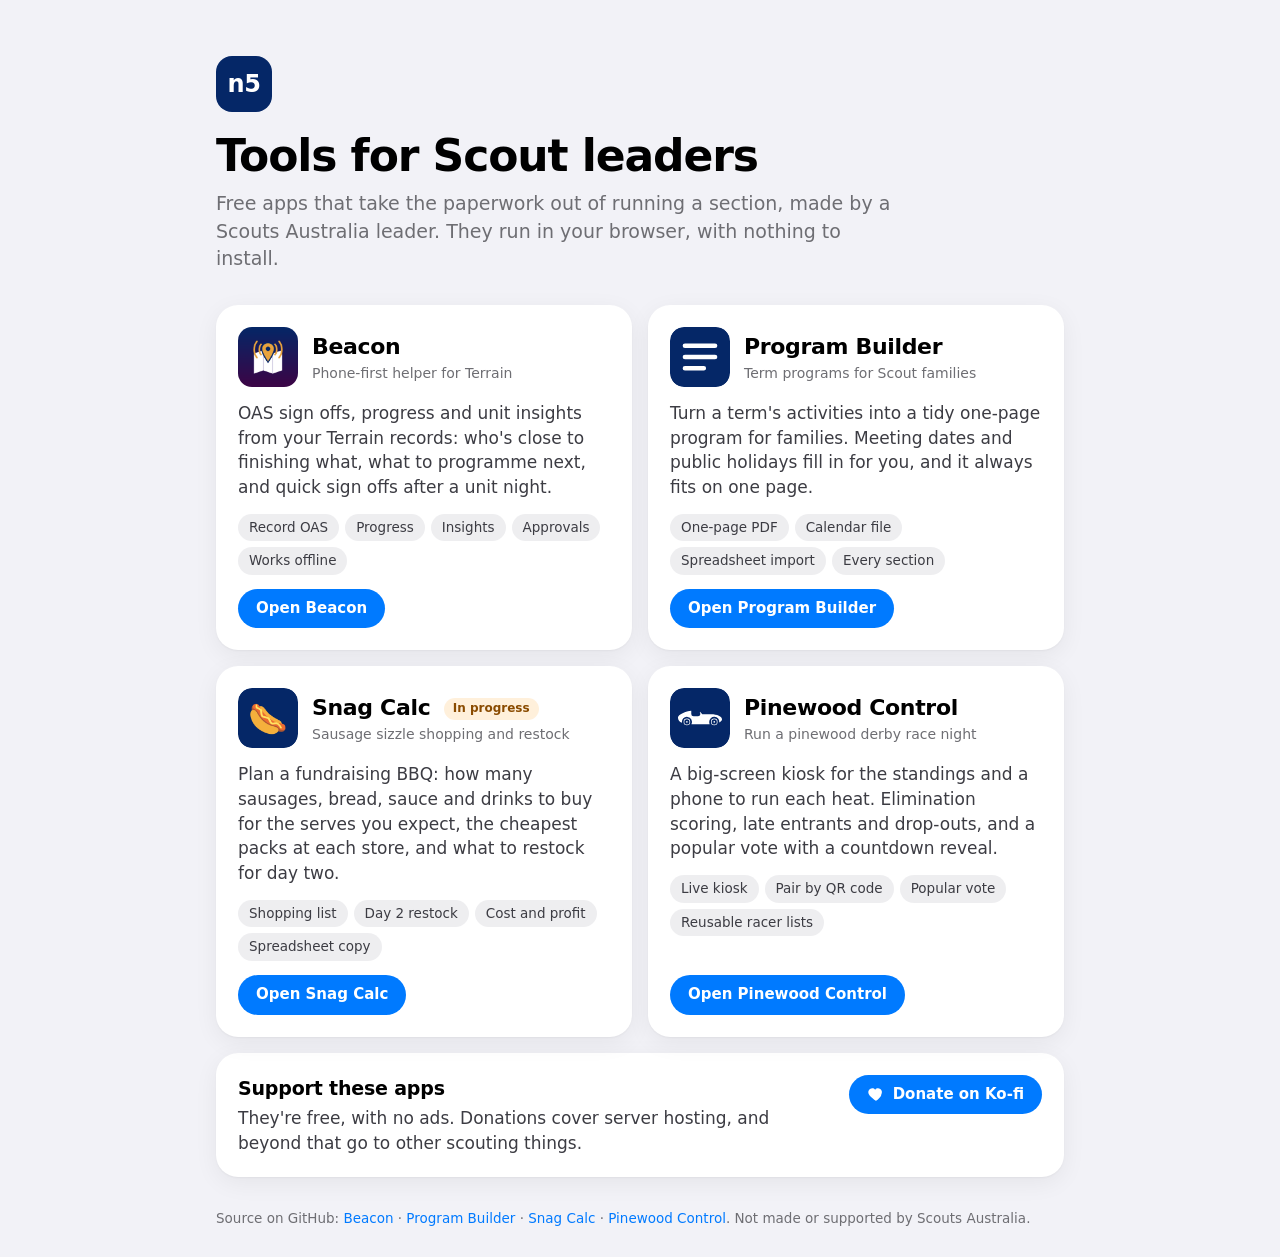
<file: index.html>
<!doctype html>
<html lang="en-AU">
<head>
  <meta charset="utf-8">
  <meta name="viewport" content="width=device-width, initial-scale=1, viewport-fit=cover">
  <title>no5tyle</title>
  <meta name="description" content="Free tools for Scouts Australia leaders: Beacon, the Program Builder, Snag Calc and Pinewood Control.">
  <meta name="theme-color" content="#f2f2f7" media="(prefers-color-scheme: light)">
  <meta name="theme-color" content="#000000" media="(prefers-color-scheme: dark)">
  <link rel="icon" href="data:image/svg+xml,%3Csvg xmlns='http://www.w3.org/2000/svg' viewBox='0 0 32 32'%3E%3Crect width='32' height='32' rx='8' fill='%23052767'/%3E%3Ctext x='16' y='22' font-family='system-ui,sans-serif' font-size='16' font-weight='700' fill='white' text-anchor='middle'%3En5%3C/text%3E%3C/svg%3E">
  <link rel="stylesheet" href="/shared/no5tyle.css">
  <style>
    /* Colours, rounding and type come from shared/no5tyle.css, like every app */
    :root { --card-shadow: 0 1px 2px rgba(0, 0, 0, .04), 0 6px 24px rgba(0, 0, 0, .06); }
    @media (prefers-color-scheme: dark) { :root { --card-shadow: none; } }
    * { box-sizing: border-box; }
    html { -webkit-text-size-adjust: 100%; }
    body {
      margin: 0; min-height: 100vh; min-height: 100dvh;
      display: flex; flex-direction: column;
      background: var(--bg); color: var(--text); font-family: var(--font);
      font-size: 17px; line-height: 1.45; -webkit-font-smoothing: antialiased;
    }
    main { flex: 1; width: 100%; max-width: 880px; margin: 0 auto; padding: max(56px, env(safe-area-inset-top)) 16px 32px; }
    header { margin-bottom: 32px; }
    .mark {
      width: 56px; height: 56px; display: grid; place-items: center; margin-bottom: 20px;
      border-radius: 16px; background: var(--brand); color: #fff; font-weight: 700; font-size: 24px; letter-spacing: -.02em;
    }
    h1 { margin: 0; font-size: clamp(34px, 6vw, 44px); line-height: 1.1; letter-spacing: -.025em; }
    .lede { max-width: 36em; margin: 10px 0 0; color: var(--muted); font-size: 19px; }
    .apps { display: grid; grid-template-columns: repeat(auto-fit, minmax(300px, 1fr)); gap: 16px; }
    .app {
      display: flex; flex-direction: column; gap: 14px; padding: 22px;
      background: var(--surface); border-radius: var(--radius-lg); box-shadow: var(--card-shadow);
      color: inherit; text-decoration: none;
      transition: transform .2s cubic-bezier(.22, 1, .36, 1);
    }
    .app:hover { transform: translateY(-2px); }
    .app:active { transform: scale(.985); }
    .app:focus-visible { outline: 3px solid var(--focus-ring); outline-offset: 3px; }
    .app-head { display: flex; align-items: center; gap: 14px; }
    .icon { width: 60px; height: 60px; flex: none; border-radius: 14px; }
    .app h2 { margin: 0; font-size: 22px; letter-spacing: -.015em; }
    .app-tag { margin: 0; font-size: 14px; color: var(--muted); }
    .wip {
      display: inline-block; margin-left: 6px; padding: 2px 9px; vertical-align: 3px;
      border-radius: 999px; background: var(--alert-warning-bg); color: var(--alert-warning-text);
      font-size: 12px; font-weight: 600; letter-spacing: 0;
    }
    .app p.desc { margin: 0; color: var(--text-2); }
    .app ul { margin: 0; padding: 0; list-style: none; display: flex; flex-wrap: wrap; gap: 6px; }
    .app li { padding: 4px 11px; border-radius: 999px; background: var(--fill); color: var(--text-2); font-size: 13.5px; }
    .open {
      align-self: flex-start; margin-top: auto; padding: 9px 18px;
      border-radius: 999px; background: var(--tint); color: #fff; font-weight: 600; font-size: 15px;
    }
    .support {
      display: flex; flex-wrap: wrap; align-items: center; justify-content: space-between; gap: 16px 24px;
      margin-top: 16px; padding: 22px;
      background: var(--surface); border-radius: var(--radius-lg); box-shadow: var(--card-shadow);
    }
    .support h2 { margin: 0 0 4px; font-size: 19px; letter-spacing: -.01em; }
    .support p { margin: 0; max-width: 34em; color: var(--text-2); }
    .donate { display: inline-flex; align-items: center; gap: 8px; margin: 0; text-decoration: none; }
    .donate svg { width: 18px; height: 18px; }
    .donate:focus-visible { outline: 3px solid var(--focus-ring); outline-offset: 3px; }
    footer { width: 100%; max-width: 880px; margin: 0 auto; padding: 0 16px max(28px, env(safe-area-inset-bottom)); color: var(--muted); font-size: 13.5px; }
    footer a { color: var(--tint); text-decoration: none; }
    footer a:hover { text-decoration: underline; }
  </style>
</head>
<body>
  <main>
    <header>
      <div class="mark" aria-hidden="true">n5</div>
      <h1>Tools for Scout leaders</h1>
      <p class="lede">Free apps that take the paperwork out of running a section, made by a Scouts Australia leader. They run in your browser, with nothing to install.</p>
    </header>

    <section class="apps" aria-label="Apps">
      <a class="app" href="/Beacon/">
        <div class="app-head">
          <img class="icon" src="beacon-icon.png" alt="" width="60" height="60">
          <div>
            <h2>Beacon</h2>
            <p class="app-tag">Phone-first helper for Terrain</p>
          </div>
        </div>
        <p class="desc">OAS sign offs, progress and unit insights from your Terrain records: who's close to finishing what, what to programme next, and quick sign offs after a unit night.</p>
        <ul><li>Record OAS</li><li>Progress</li><li>Insights</li><li>Approvals</li><li>Works offline</li></ul>
        <span class="open">Open Beacon</span>
      </a>

      <a class="app" href="/programmer/">
        <div class="app-head">
          <svg class="icon" viewBox="0 0 32 32" aria-hidden="true"><rect width="32" height="32" rx="7.5" fill="#052767"/><path d="M8 10h16M8 16h16M8 22h10" stroke="#fff" stroke-width="2.5" stroke-linecap="round"/></svg>
          <div>
            <h2>Program Builder</h2>
            <p class="app-tag">Term programs for Scout families</p>
          </div>
        </div>
        <p class="desc">Turn a term's activities into a tidy one-page program for families. Meeting dates and public holidays fill in for you, and it always fits on one page.</p>
        <ul><li>One-page PDF</li><li>Calendar file</li><li>Spreadsheet import</li><li>Every section</li></ul>
        <span class="open">Open Program Builder</span>
      </a>
      <a class="app" href="/snagCalc/">
        <div class="app-head">
          <svg class="icon" viewBox="0 0 32 32" aria-hidden="true"><rect width="32" height="32" rx="7.5" fill="#052767"/><text x="16" y="22.5" font-size="17" text-anchor="middle">🌭</text></svg>
          <div>
            <h2>Snag Calc <span class="wip">In progress</span></h2>
            <p class="app-tag">Sausage sizzle shopping and restock</p>
          </div>
        </div>
        <p class="desc">Plan a fundraising BBQ: how many sausages, bread, sauce and drinks to buy for the serves you expect, the cheapest packs at each store, and what to restock for day two.</p>
        <ul><li>Shopping list</li><li>Day 2 restock</li><li>Cost and profit</li><li>Spreadsheet copy</li></ul>
        <span class="open">Open Snag Calc</span>
      </a>

      <a class="app" href="https://pinewood.nostyle.app/">
        <div class="app-head">
          <svg class="icon" viewBox="0 0 512 512" aria-hidden="true"><rect width="512" height="512" rx="120" fill="#052767"/><g transform="translate(51 51) scale(.8)"><path fill="#fff" d="M408.29 262.879a35.125 35.125 0 1 0 35.125 35.125 35.17 35.17 0 0 0-35.125-35.125zm0 62.873a27.736 27.736 0 1 1 27.736-27.737 27.736 27.736 0 0 1-27.736 27.748zm8.876-27.737a8.876 8.876 0 1 1-8.876-8.875 8.876 8.876 0 0 1 8.876 8.875zm-265.538 0a35.125 35.125 0 1 0-35.126 35.126 35.17 35.17 0 0 0 35.126-35.126zm-35.126 27.737a27.736 27.736 0 1 1 27.737-27.737 27.736 27.736 0 0 1-27.737 27.748zm345.452-21.823a53.997 53.997 0 1 0-107.617-5.925 53.665 53.665 0 0 0 5.447 23.61H165.008a53.986 53.986 0 1 0-101.849-15.211C37.542 295.64 21 278.033 21 250.186c0-28.846 86.87-69.418 142.122-71.327v34.094a24.83 24.83 0 0 0 24.83 24.83h47.517a24.774 24.774 0 0 0 24.409-20.758s-1.62-21.668-6.813-25.518l3.407-2.54 24.474 28.08h94.104c63.994-.022 115.95 23.42 115.95 52.266 0 13.314-10.973 25.396-29.046 34.616zm-336.576-5.925a8.876 8.876 0 1 1-8.876-8.876 8.876 8.876 0 0 1 8.876 8.887z"/></g></svg>
          <div>
            <h2>Pinewood Control</h2>
            <p class="app-tag">Run a pinewood derby race night</p>
          </div>
        </div>
        <p class="desc">A big-screen kiosk for the standings and a phone to run each heat. Elimination scoring, late entrants and drop-outs, and a popular vote with a countdown reveal.</p>
        <ul><li>Live kiosk</li><li>Pair by QR code</li><li>Popular vote</li><li>Reusable racer lists</li></ul>
        <span class="open">Open Pinewood Control</span>
      </a>
    </section>

    <section class="support" aria-labelledby="support-title">
      <div>
        <h2 id="support-title">Support these apps</h2>
        <p>They're free, with no ads. Donations cover server hosting, and beyond that go to other scouting things.</p>
      </div>
      <a class="open donate" href="https://ko-fi.com/nostyle" target="_blank" rel="noreferrer">
        <svg viewBox="0 0 24 24" aria-hidden="true"><path fill="currentColor" d="M12 21s-7-4.35-9.33-8.46C.76 9.06 2.2 5.5 5.9 4.6c1.9-.46 3.7.2 4.96 1.6 1.26-1.4 3.06-2.06 4.96-1.6 3.7.9 5.14 4.46 3.23 7.94C19 16.65 12 21 12 21Z"/></svg>
        Donate on Ko-fi
      </a>
    </section>
  </main>
  <footer>
    Source on GitHub: <a href="https://github.com/no5tyle/Beacon">Beacon</a> · <a href="https://github.com/no5tyle/programmer">Program Builder</a> · <a href="https://github.com/no5tyle/snagCalc">Snag Calc</a> · <a href="https://github.com/no5tyle/pinewood-control">Pinewood Control</a>.
    Not made or supported by Scouts Australia.
  </footer>
</body>
</html>
</file>
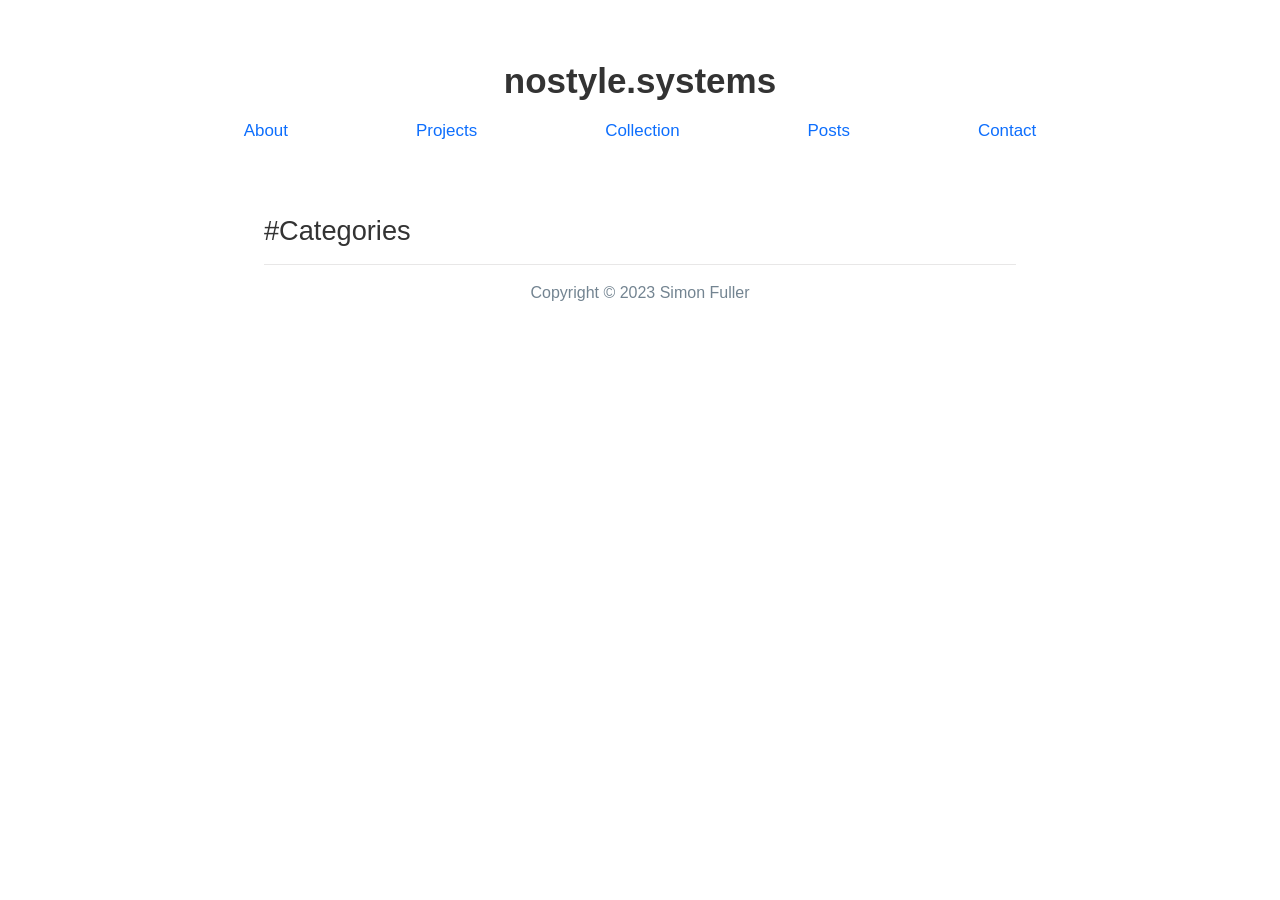
<file: categories/index.html>
<!doctype html><html lang=en-us><head><meta charset=utf-8><meta name=viewport content="width=device-width,initial-scale=1,shrink-to-fit=no"><title>Categories - nostyle.systems</title><meta name=HandheldFriendly content="True"><meta name=MobileOptimized content="320"><meta name=referrer content="no-referrer"><meta property="og:site_name" content="nostyle.systems"><meta property="og:locale" content="en_US"><meta property="og:title" content="Categories"><meta property="og:description" content><meta property="og:type" content="website"><meta property="og:url" content="https://no5tyle.github.io/categories/"><meta name=twitter:card content="summary_large_image"><meta name=twitter:title content="Categories"><meta name=twitter:description content><meta name=twitter:image content="https://no5tyle.github.io"><link rel=canonical href=https://no5tyle.github.io/categories/><link rel=stylesheet href=/css/site.min.css><link rel=stylesheet href=https://no5tyle.github.iocss/custom.css><link href=https://no5tyle.github.io/index.xml rel=alternate type=application/rss+xml title=nostyle.systems></head><body><div class="mt-xl header"><header><div class=container><div class="row justify-content-center"><div class=col-auto><a href=https://no5tyle.github.io style=display:contents><h1 class="name text-center">nostyle.systems</h1></a></div></div><div class="row justify-content-center"><div class="nav justify-content-center"><ul><li class="nav-item justify-content-center mx-auto"><a class=nav-link href=/>About</a></li><li class="nav-item justify-content-center mx-auto"><a class=nav-link href=/projects>Projects</a></li><li class="nav-item justify-content-center mx-auto"><a class=nav-link href=/collection>Collection</a></li><li class="nav-item justify-content-center mx-auto"><a class=nav-link href=/blog>Posts</a></li><li class="nav-item justify-content-center mx-auto"><a class=nav-link href=/contact>Contact</a></li></ul></div></div></div></header></div><div class=content><div class=container><div class="row justify-content-center"><div class="col-sm-12 col-lg-8"><div class="mx-0 mx-md-4"><h2>#Categories</h2><hr><ul style=list-style:disclosure-closed></ul></div></div></div></div><div class=container><span class="row justify-content-center meta" id=footer>Copyright © 2023 Simon Fuller</span>
<script defer src=https://no5tyle.github.iojs/custom.js></script></div></div></body></html>
</file>
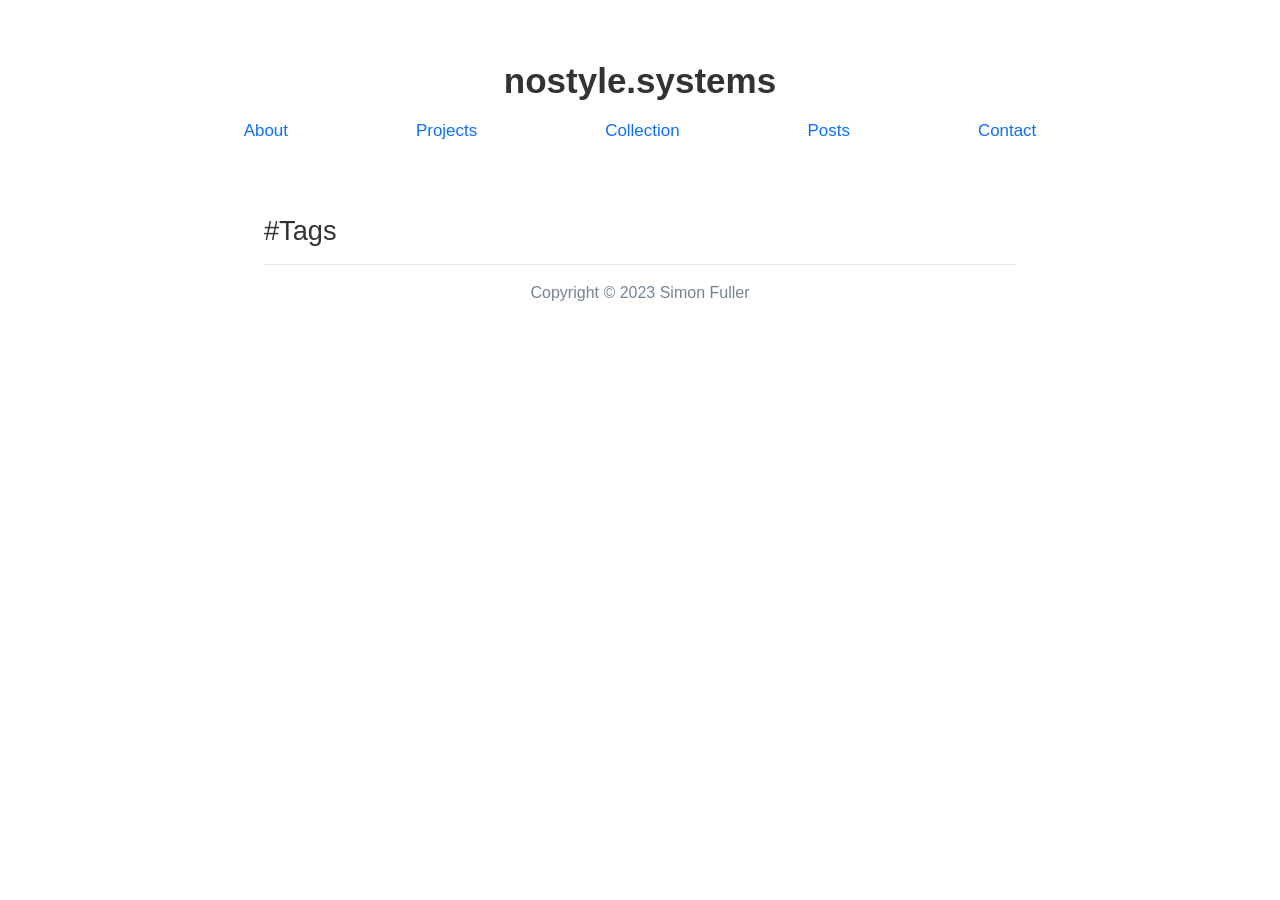
<file: tags/index.html>
<!doctype html><html lang=en-us><head><meta charset=utf-8><meta name=viewport content="width=device-width,initial-scale=1,shrink-to-fit=no"><title>Tags - nostyle.systems</title><meta name=HandheldFriendly content="True"><meta name=MobileOptimized content="320"><meta name=referrer content="no-referrer"><meta property="og:site_name" content="nostyle.systems"><meta property="og:locale" content="en_US"><meta property="og:title" content="Tags"><meta property="og:description" content><meta property="og:type" content="website"><meta property="og:url" content="https://no5tyle.github.io/tags/"><meta name=twitter:card content="summary_large_image"><meta name=twitter:title content="Tags"><meta name=twitter:description content><meta name=twitter:image content="https://no5tyle.github.io"><link rel=canonical href=https://no5tyle.github.io/tags/><link rel=stylesheet href=/css/site.min.css><link rel=stylesheet href=https://no5tyle.github.iocss/custom.css><link href=https://no5tyle.github.io/index.xml rel=alternate type=application/rss+xml title=nostyle.systems></head><body><div class="mt-xl header"><header><div class=container><div class="row justify-content-center"><div class=col-auto><a href=https://no5tyle.github.io style=display:contents><h1 class="name text-center">nostyle.systems</h1></a></div></div><div class="row justify-content-center"><div class="nav justify-content-center"><ul><li class="nav-item justify-content-center mx-auto"><a class=nav-link href=/>About</a></li><li class="nav-item justify-content-center mx-auto"><a class=nav-link href=/projects>Projects</a></li><li class="nav-item justify-content-center mx-auto"><a class=nav-link href=/collection>Collection</a></li><li class="nav-item justify-content-center mx-auto"><a class=nav-link href=/blog>Posts</a></li><li class="nav-item justify-content-center mx-auto"><a class=nav-link href=/contact>Contact</a></li></ul></div></div></div></header></div><div class=content><div class=container><div class="row justify-content-center"><div class="col-sm-12 col-lg-8"><div class="mx-0 mx-md-4"><h2>#Tags</h2><hr><ul style=list-style:disclosure-closed></ul></div></div></div></div><div class=container><span class="row justify-content-center meta" id=footer>Copyright © 2023 Simon Fuller</span>
<script defer src=https://no5tyle.github.iojs/custom.js></script></div></div></body></html>
</file>
<file: shared/no5tyle.css>
/*
  no5tyle's shared look: the colours, rounding, glass and type that Beacon, the Program Builder,
  Snag Calc and this homepage all use. Each app links this file first and keeps only its own extras in
  its own stylesheet:

    <link rel="stylesheet" href="https://no5tyle.github.io/shared/no5tyle.css">

  Apple's system colours (iOS 26, Liquid Glass): a grouped grey background with white content on it,
  one blue tint for controls, capsule buttons, rounded fields, rounder cards. Dark mode follows the
  device on screen; printing always uses the light colours.

  Changing a value here changes every app the next time it's opened, so add new names rather than
  changing what an existing one means.
*/
:root {
  color-scheme: light dark;

  /* Surfaces: the grouped background, and content on it */
  --bg: #f2f2f7;
  --surface: #fff;
  --surface-2: #f7f7fa;
  --surface-3: #e5e5ea;
  --fill: rgba(118, 118, 128, 0.12);
  --fill-strong: rgba(118, 118, 128, 0.2);
  --hover: rgba(118, 118, 128, 0.1);
  --stripe: rgba(118, 118, 128, 0.06);
  --border: rgba(60, 60, 67, 0.16);
  --border-soft: rgba(60, 60, 67, 0.1);
  --input-border: rgba(60, 60, 67, 0.2);

  /* Text */
  --text: #000;
  --text-2: #3c3c43;
  --muted: #6e6e73;
  --faint: #aeaeb2;

  /* Scouts navy, for app icons and marks; the gold accent */
  --brand: #052767;
  --accent: #e8a33d;

  /* The tint, as iOS tints controls: buttons, links, the current tab or page */
  --tint: #007aff;
  --primary: var(--tint);
  --primary-hover: #0066d6;
  --primary-text: #fff;
  --link: var(--tint);
  --brand-text: var(--tint);
  --tint-fill: rgba(0, 122, 255, 0.12);
  --tint-fill-strong: rgba(0, 122, 255, 0.2);
  --focus-ring: rgba(0, 122, 255, 0.35);

  /* Apple's accessible green, red and orange */
  --success: #248a3d;
  --danger: #d70015;
  --warning: #ff9500;
  --alert-success-bg: rgba(52, 199, 89, 0.14);
  --alert-success-border: transparent;
  --alert-success-text: #1b6b30;
  --alert-warning-bg: rgba(255, 149, 0, 0.14);
  --alert-warning-border: transparent;
  --alert-warning-text: #8a4b00;
  --alert-danger-bg: rgba(255, 59, 48, 0.12);
  --alert-danger-border: transparent;
  --alert-danger-text: #b0000f;
  --alert-info-bg: rgba(0, 122, 255, 0.1);
  --alert-info-border: transparent;
  --alert-info-text: #0055b3;

  /* Menus and sheets that float over the page */
  --shadow: 0 10px 40px rgba(0, 0, 0, 0.16);

  /* Concentric rounding: controls are capsules (999px), fields rounded, cards and panels rounder */
  --radius: 0.75rem;
  --radius-lg: 1.375rem;

  /* A bar across the top: the grouped background, see-through, like iOS's navigation bar */
  --bar-bg: rgba(242, 242, 247, 0.82);
  --bar-filter: blur(20px) saturate(180%);

  /*
    The bar's sizes, the same in every app. A computer's bar holds the app switcher, the app's name with
    a line under it, and its pages; a phone's is shorter, with the switcher, the name and one button.
    Heights leave out the safe area at the top (the notch), which goes on as padding.
  */
  --n5-bar-height: 60px;
  --n5-bar-icon: 36px;
  --n5-bar-pad: 20px;
  --n5-bar-height-compact: 52px;
  --n5-bar-icon-compact: 32px;
  --n5-bar-pad-compact: 12px;
  /* The round button at the right of a phone's bar (menu, account) */
  --n5-bar-button-compact: 36px;
  --n5-bar-title-size: 17px;
  --n5-bar-sub-size: 12px;

  /*
    Liquid Glass, for controls that float over the content (tab bars, bottom bars): nearly clear, with
    what's behind blurred and made more vivid, lit like a bevelled lens
  */
  --glass-bg: rgba(255, 255, 255, 0.2);
  --glass-sheen: linear-gradient(135deg, rgba(255, 255, 255, 0.15) 0%, rgba(255, 255, 255, 0) 40%);
  --glass-shadow:
    inset 1px 1px 0 rgba(255, 255, 255, 0.45), inset -1px -1px 0 rgba(255, 255, 255, 0.1),
    inset 0 8px 32px rgba(255, 255, 255, 0.15), 0 0 0 0.5px rgba(0, 0, 0, 0.08),
    0 12px 40px rgba(0, 0, 0, 0.25);
  --glass-filter: blur(12px) saturate(200%) brightness(1.1) contrast(1.1);
  --glass-text: #000;
  --glass-motion: 0.5s cubic-bezier(0.22, 1, 0.36, 1);
  --glass-active-bg: rgba(0, 0, 0, 0.06);
  --glass-active-text: var(--tint);

  /* A short message at the bottom of the screen */
  --toast-bg: rgba(28, 28, 30, 0.92);

  --font:
    -apple-system, system-ui, BlinkMacSystemFont, 'SF Pro Text', 'Helvetica Neue', 'Segoe UI', Roboto,
    Arial, sans-serif;
}

@media screen and (prefers-color-scheme: dark) {
  :root {
    --bg: #000;
    --surface: #1c1c1e;
    --surface-2: #2c2c2e;
    --surface-3: #3a3a3c;
    --fill: rgba(118, 118, 128, 0.24);
    --fill-strong: rgba(118, 118, 128, 0.36);
    --hover: rgba(118, 118, 128, 0.18);
    --stripe: rgba(118, 118, 128, 0.1);
    --border: rgba(84, 84, 88, 0.6);
    --border-soft: rgba(84, 84, 88, 0.4);
    --input-border: rgba(84, 84, 88, 0.65);

    --text: #fff;
    --text-2: #ebebf5;
    --muted: #98989f;
    --faint: #636366;

    --tint: #0a84ff;
    --primary-hover: #409cff;
    --tint-fill: rgba(10, 132, 255, 0.18);
    --tint-fill-strong: rgba(10, 132, 255, 0.28);
    --focus-ring: rgba(10, 132, 255, 0.45);

    --success: #30d158;
    --danger: #ff453a;
    --warning: #ff9f0a;
    --alert-success-bg: rgba(48, 209, 88, 0.16);
    --alert-success-text: #7ee29b;
    --alert-warning-bg: rgba(255, 159, 10, 0.16);
    --alert-warning-text: #ffc670;
    --alert-danger-bg: rgba(255, 69, 58, 0.16);
    --alert-danger-text: #ff8a82;
    --alert-info-bg: rgba(10, 132, 255, 0.16);
    --alert-info-text: #7cb8ff;

    --shadow: 0 10px 40px rgba(0, 0, 0, 0.6);

    --bar-bg: rgba(0, 0, 0, 0.78);

    /* Tinted a little dark, so text on the glass stays readable over bright content behind it */
    --glass-bg: rgba(18, 18, 20, 0.4);
    --glass-shadow:
      inset 1px 1px 0 rgba(255, 255, 255, 0.45), inset -1px -1px 0 rgba(255, 255, 255, 0.1),
      inset 0 8px 32px rgba(255, 255, 255, 0.15), 0 12px 40px rgba(0, 0, 0, 0.25);
    --glass-text: #fff;
    --glass-active-bg: rgba(255, 255, 255, 0.14);

    --toast-bg: rgba(58, 58, 60, 0.95);
  }
}

/*
  The app switcher at the top left of every app (shared/app-switcher.js). Before the script runs, the
  element shows whatever it holds: the app's own icon.
*/
n5-app-switcher {
  --n5-switch-size: 36px;
  position: relative;
  display: inline-flex;
  flex: none;
  align-items: center;
}

/* Once the switcher has drawn itself, the stand-in it held is hidden (but left in place) */
n5-app-switcher.n5-switch > :not(.n5-switch-btn, .n5-switch-menu, .n5-switch-backdrop) {
  display: none !important;
}

n5-app-switcher > img {
  width: var(--n5-switch-size);
  height: var(--n5-switch-size);
  border-radius: calc(var(--n5-switch-size) * 0.28);
}

.n5-switch-btn {
  display: inline-flex;
  align-items: center;
  gap: 2px;
  min-height: 0;
  margin: -4px;
  padding: 4px 3px 4px 4px;
  border: 0;
  border-radius: calc(var(--n5-switch-size) * 0.28 + 4px);
  background: transparent;
  color: var(--muted);
  font: inherit;
  cursor: pointer;
  transition: background-color 0.15s;
  -webkit-tap-highlight-color: transparent;
}

.n5-switch-btn:hover,
.n5-switch-btn[aria-expanded='true'] {
  background: var(--hover);
  color: var(--text);
  filter: none;
}

.n5-switch-btn:active {
  transform: none;
}

.n5-switch-btn:focus-visible {
  outline: 3px solid var(--focus-ring);
  outline-offset: 2px;
}

.n5-switch-icon {
  display: block;
  width: var(--n5-switch-size);
  height: var(--n5-switch-size);
  border-radius: calc(var(--n5-switch-size) * 0.28);
}

.n5-switch-chevron {
  width: 12px;
  height: 12px;
  flex: none;
  transition: transform 0.2s;
}

.n5-switch-btn[aria-expanded='true'] .n5-switch-chevron {
  transform: rotate(180deg);
}

.n5-switch-backdrop {
  position: fixed;
  inset: 0;
  z-index: 999;
}

.n5-switch-menu {
  position: absolute;
  top: calc(100% + 8px);
  left: -4px;
  z-index: 1000;
  display: grid;
  gap: 2px;
  width: min(20rem, calc(100vw - 24px));
  padding: 6px;
  border-radius: var(--radius-lg);
  background: var(--surface);
  color: var(--text);
  box-shadow: var(--shadow), 0 0 0 0.5px var(--border);
  font-family: var(--font);
  font-size: 15px;
  line-height: 1.3;
  text-align: left;
  transform-origin: top left;
  animation: n5-switch-in 0.2s cubic-bezier(0.32, 0.72, 0, 1);
}

.n5-switch-backdrop[hidden],
.n5-switch-menu[hidden] {
  display: none;
}

@keyframes n5-switch-in {
  from {
    opacity: 0;
    transform: scale(0.92);
  }
}

@media (prefers-reduced-motion: reduce) {
  .n5-switch-menu {
    animation: none;
  }
}

.n5-switch-head {
  padding: 6px 10px 4px;
  color: var(--muted);
  font-size: 12px;
  font-weight: 600;
  letter-spacing: 0.04em;
  text-transform: uppercase;
}

.n5-switch-item {
  display: flex;
  align-items: center;
  gap: 12px;
  min-width: 0;
  min-height: 52px;
  padding: 6px 10px;
  border-radius: var(--radius);
  color: var(--text);
  text-decoration: none;
}

.n5-switch-item:hover,
.n5-switch-item:focus-visible {
  background: var(--hover);
  outline: none;
}

.n5-switch-item[aria-current='page'] {
  background: var(--tint-fill);
}

.n5-switch-item img {
  width: 36px;
  height: 36px;
  flex: none;
  border-radius: 10px;
}

.n5-switch-text {
  display: flex;
  flex: 1;
  flex-direction: column;
  min-width: 0;
}

.n5-switch-name {
  font-weight: 600;
}

.n5-switch-tagline {
  overflow: hidden;
  color: var(--muted);
  font-size: 13px;
  text-overflow: ellipsis;
  white-space: nowrap;
}

.n5-switch-check {
  width: 16px;
  height: 16px;
  flex: none;
  color: var(--tint);
}

.n5-switch-all {
  margin-top: 4px;
  border-top: 0.5px solid var(--border);
  border-radius: 0 0 var(--radius) var(--radius);
  padding-top: 10px;
}

@media print {
  n5-app-switcher {
    display: none !important;
  }
}
</file>
